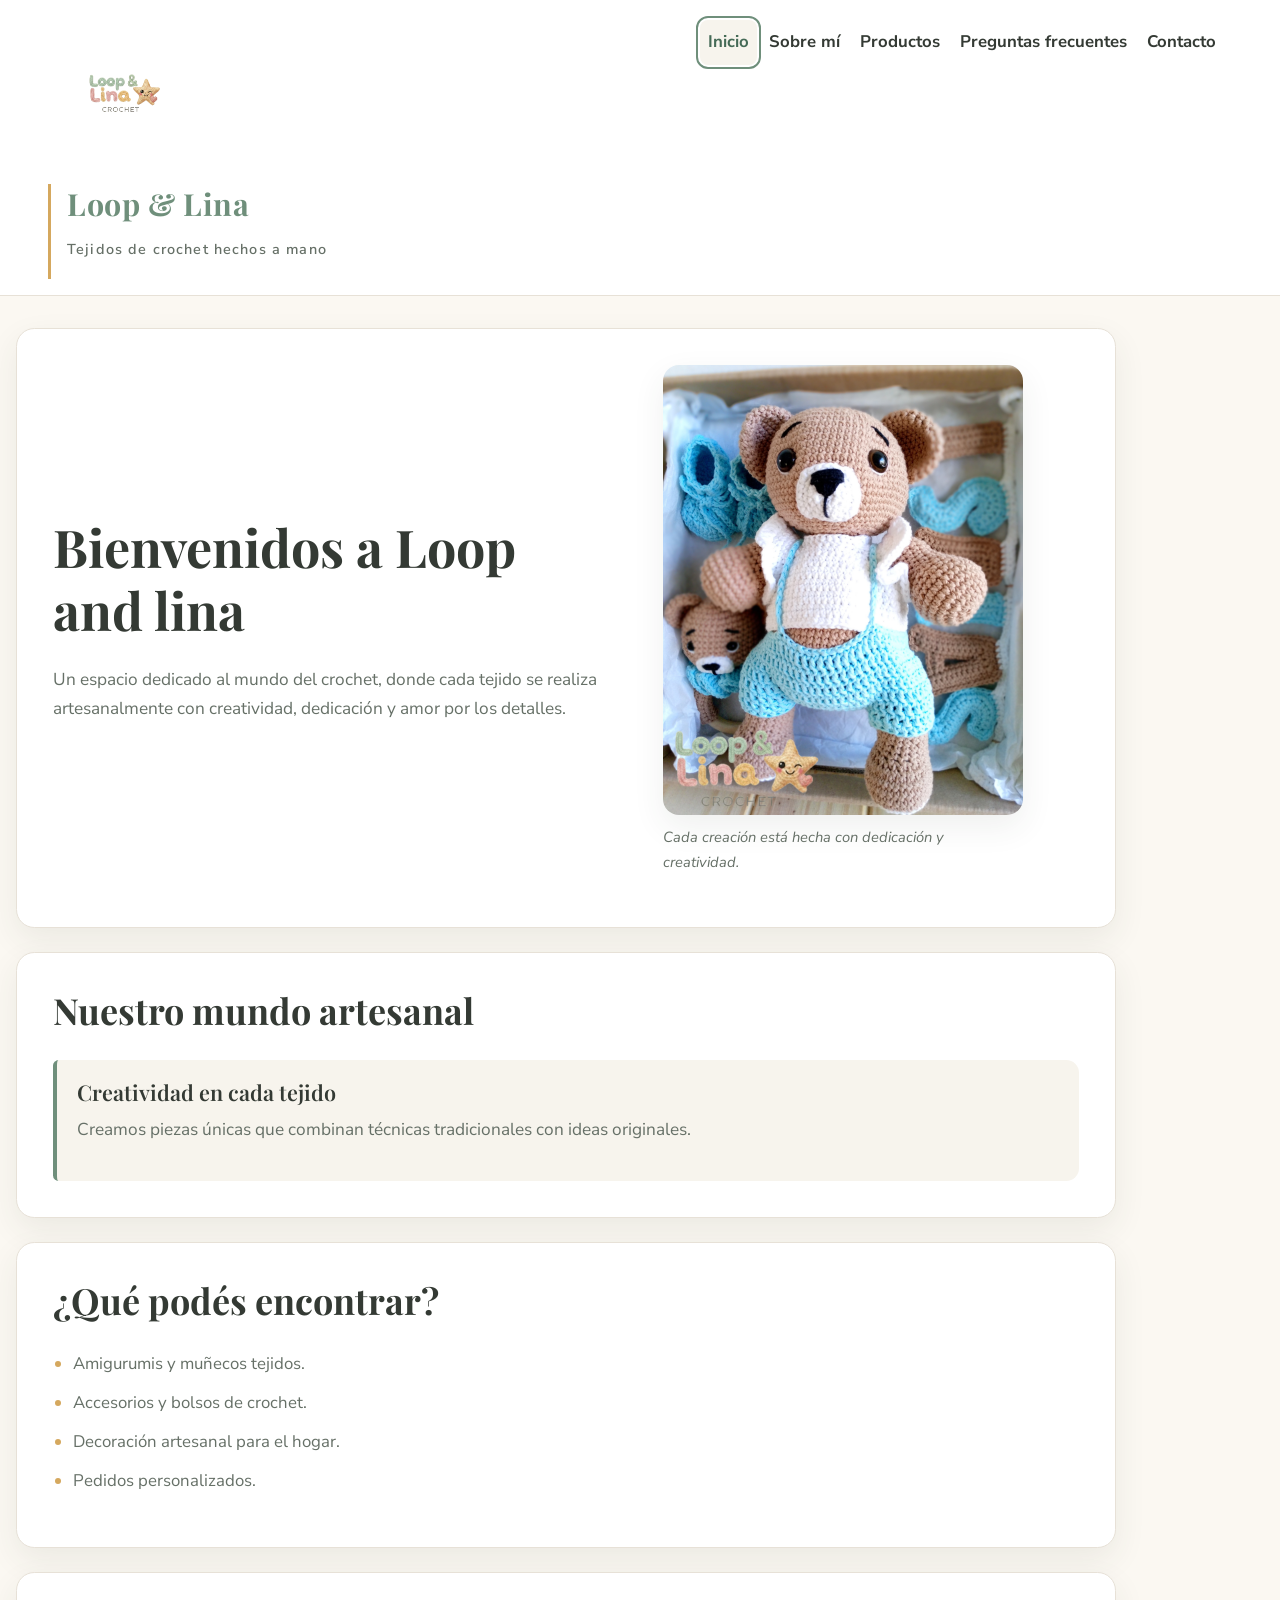
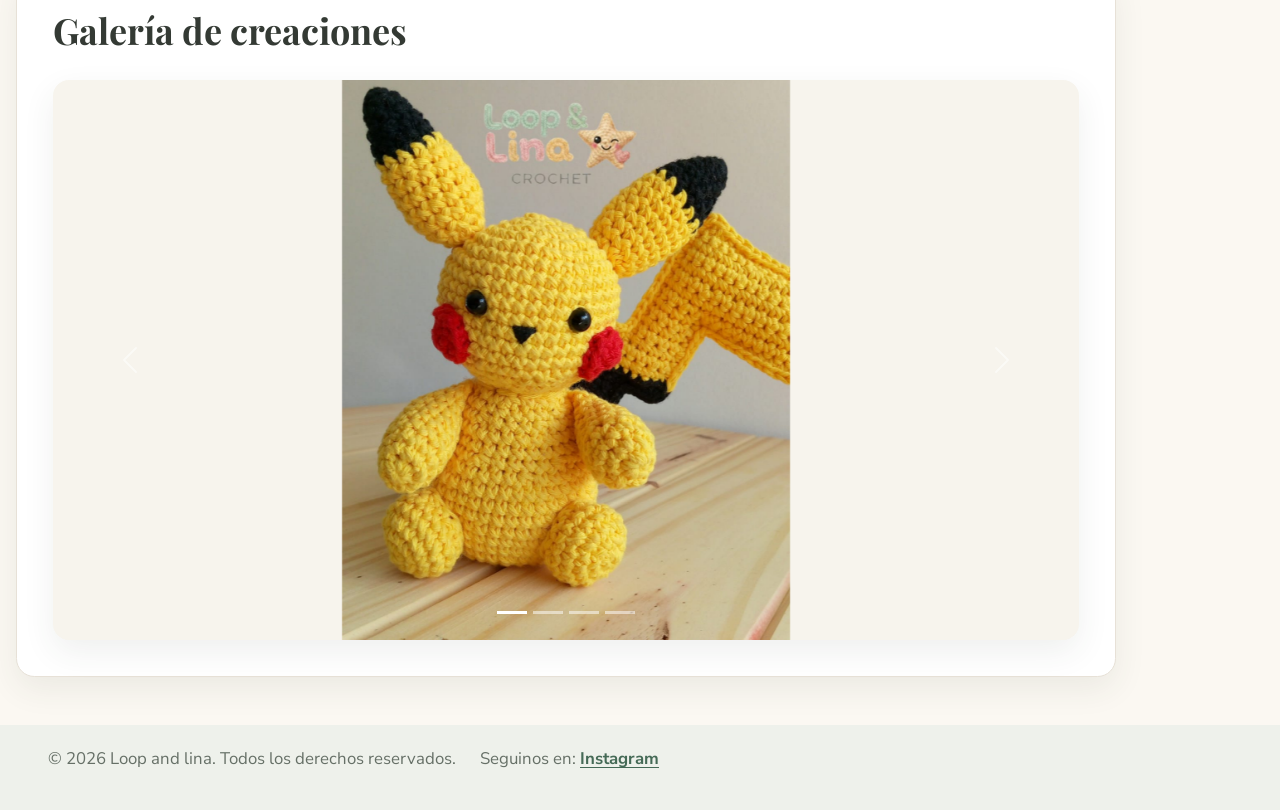
<file: index.html>
<!DOCTYPE html>
<html lang="es">
    <head>
        <meta charset="UTF-8">
        <meta name="viewport" content="width=device-width, initial-scale=1.0">
        <link rel="preconnect" href="https://fonts.googleapis.com">
        <link rel="preconnect" href="https://fonts.gstatic.com" crossorigin>
        <link href="https://fonts.googleapis.com/css2?family=Nunito+Sans:wght@400;500;600;700;800&family=Playfair+Display:wght@600;700&display=swap" rel="stylesheet">
        <link href="https://cdn.jsdelivr.net/npm/bootstrap@5.3.8/dist/css/bootstrap.min.css" rel="stylesheet" integrity="sha384-sRIl4kxILFvY47J16cr9ZwB07vP4J8+LH7qKQnuqkuIAvNWLzeN8tE5YBujZqJLB" crossorigin="anonymous">
        <link rel="stylesheet" href="./styles/styles.css">
        <title>Loop and lina | Tejidos de Crochet</title>
        <link rel="shortcut icon" href="./assets/images/logo-loop-and-lina.png" type="image/x-icon">
    </head>
    <body class="site-body">
        <header class="site-header">
            <nav class="navbar navbar-expand-lg site-navbar" data-bs-theme="light" aria-label="Navegación principal">
    <div class="container-fluid">
        <a class="navbar-brand" href="index.html" aria-label="Ir al inicio">
            <img src="assets/images/logo-loop-and-lina.png" alt="Loop &amp; Lina Crochet" width="150" class="logo">
        </a>
        <button class="navbar-toggler" type="button" data-bs-toggle="collapse" data-bs-target="#loopMainNav" aria-controls="loopMainNav" aria-expanded="false" aria-label="Abrir menú">
            <span class="navbar-toggler-icon"></span>
        </button>
        <div class="collapse navbar-collapse" id="loopMainNav">
            <ul class="navbar-nav ms-auto">                    <li class="nav-item"><a class="nav-link active" href="index.html" aria-current="page">Inicio</a></li>
                    <li class="nav-item"><a class="nav-link" href="pages/sobre-mi.html">Sobre mí</a></li>
                    <li class="nav-item"><a class="nav-link" href="pages/productos.html">Productos</a></li>
                    <li class="nav-item"><a class="nav-link" href="pages/preguntas-frecuentes.html">Preguntas frecuentes</a></li>
                    <li class="nav-item"><a class="nav-link" href="pages/contacto.html">Contacto</a></li>
            </ul>
        </div>
    </div>
</nav>
            <div class="brand-copy">
                <p class="brand-name">Loop &amp; Lina</p>
                <p class="brand-tagline">Tejidos de crochet hechos a mano</p>
            </div>
        </header>

        <main class="site-main">
            <section class="content-section home-hero">
                <div class="hero-copy">
                    <h1 class="page-title">Bienvenidos a Loop and lina</h1>
                    <p>
                        Un espacio dedicado al mundo del crochet, donde cada
                        tejido se realiza artesanalmente con creatividad,
                        dedicación y amor por los detalles.
                    </p>
                </div>
                <figure class="hero-image">
                    <img
                        src="assets/images/osito-crochet.png"
                        alt="Osito tejido a crochet en tonos beige y celeste, junto a otros amigurumis"
                        width="500"
                    >
                    <figcaption>Cada creación está hecha con dedicación y creatividad.</figcaption>
                </figure>
            </section>

            <section class="content-section">
                <h2>Nuestro mundo artesanal</h2>
                <article class="content-card">
                    <h3>Creatividad en cada tejido</h3>
                    <p>
                        Creamos piezas únicas que combinan técnicas
                        tradicionales con ideas originales.
                    </p>
                </article>
            </section>

            <section class="content-section">
                <h2>¿Qué podés encontrar?</h2>
                <ul class="highlight-list">
                    <li>Amigurumis y muñecos tejidos.</li>
                    <li>Accesorios y bolsos de crochet.</li>
                    <li>Decoración artesanal para el hogar.</li>
                    <li>Pedidos personalizados.</li>
                </ul>
            </section>
            <section class="content-section gallery-section">
                <h2>Galería de creaciones</h2>
                <div id="galeriaCrochet" class="carousel slide site-carousel" aria-label="Galería de productos tejidos">
                    <div class="carousel-indicators">
                        <button type="button" data-bs-target="#galeriaCrochet" data-bs-slide-to="0" class="active" aria-current="true" aria-label="Mostrar imagen 1"></button>
                        <button type="button" data-bs-target="#galeriaCrochet" data-bs-slide-to="1" aria-label="Mostrar imagen 2"></button>
                        <button type="button" data-bs-target="#galeriaCrochet" data-bs-slide-to="2" aria-label="Mostrar imagen 3"></button>
                        <button type="button" data-bs-target="#galeriaCrochet" data-bs-slide-to="3" aria-label="Mostrar imagen 4"></button>
                    </div>
                    <div class="carousel-inner">
                        <div class="carousel-item active">
                            <img src="assets/images/pikachu-crochet.jpeg" class="d-block w-100" alt="Amigurumi amarillo inspirado en Pikachu, tejido a crochet">
                        </div>
                        <div class="carousel-item">
                            <img src="assets/images/osito-crochet-detalle.jpg" class="d-block w-100" alt="Primer plano de un osito tejido a crochet en tonos marrones" loading="lazy">
                        </div>
                        <div class="carousel-item">
                            <img src="assets/images/tejido-rosa-con-flor.jpg" class="d-block w-100" alt="Pieza tejida en color rosa con una flor decorativa" loading="lazy">
                        </div>
                        <div class="carousel-item">
                            <img src="assets/images/sonajero-osito.png" class="d-block w-100" alt="Sonajero con un osito tejido y bufanda celeste" loading="lazy">
                        </div>
                    </div>
                    <button class="carousel-control-prev" type="button" data-bs-target="#galeriaCrochet" data-bs-slide="prev" aria-label="Imagen anterior">
                        <span class="carousel-control-prev-icon" aria-hidden="true"></span>
                    </button>
                    <button class="carousel-control-next" type="button" data-bs-target="#galeriaCrochet" data-bs-slide="next" aria-label="Imagen siguiente">
                        <span class="carousel-control-next-icon" aria-hidden="true"></span>
                    </button>
                </div>
            </section>
        </main>

        <footer class="site-footer">
            <p>&copy; 2026 Loop and lina. Todos los derechos reservados.</p>
            <p>Seguinos en: <a href="https://www.instagram.com/loopandlina/?hl=es-la">Instagram</a></p>
        </footer>
    <script src="https://cdn.jsdelivr.net/npm/bootstrap@5.3.8/dist/js/bootstrap.bundle.min.js" integrity="sha384-FKyoEForCGlyvwx9Hj09JcYn3nv7wiPVlz7YYwJrWVcXK/BmnVDxM+D2scQbITxI" crossorigin="anonymous"></script>
    </body>
</html>
</file>
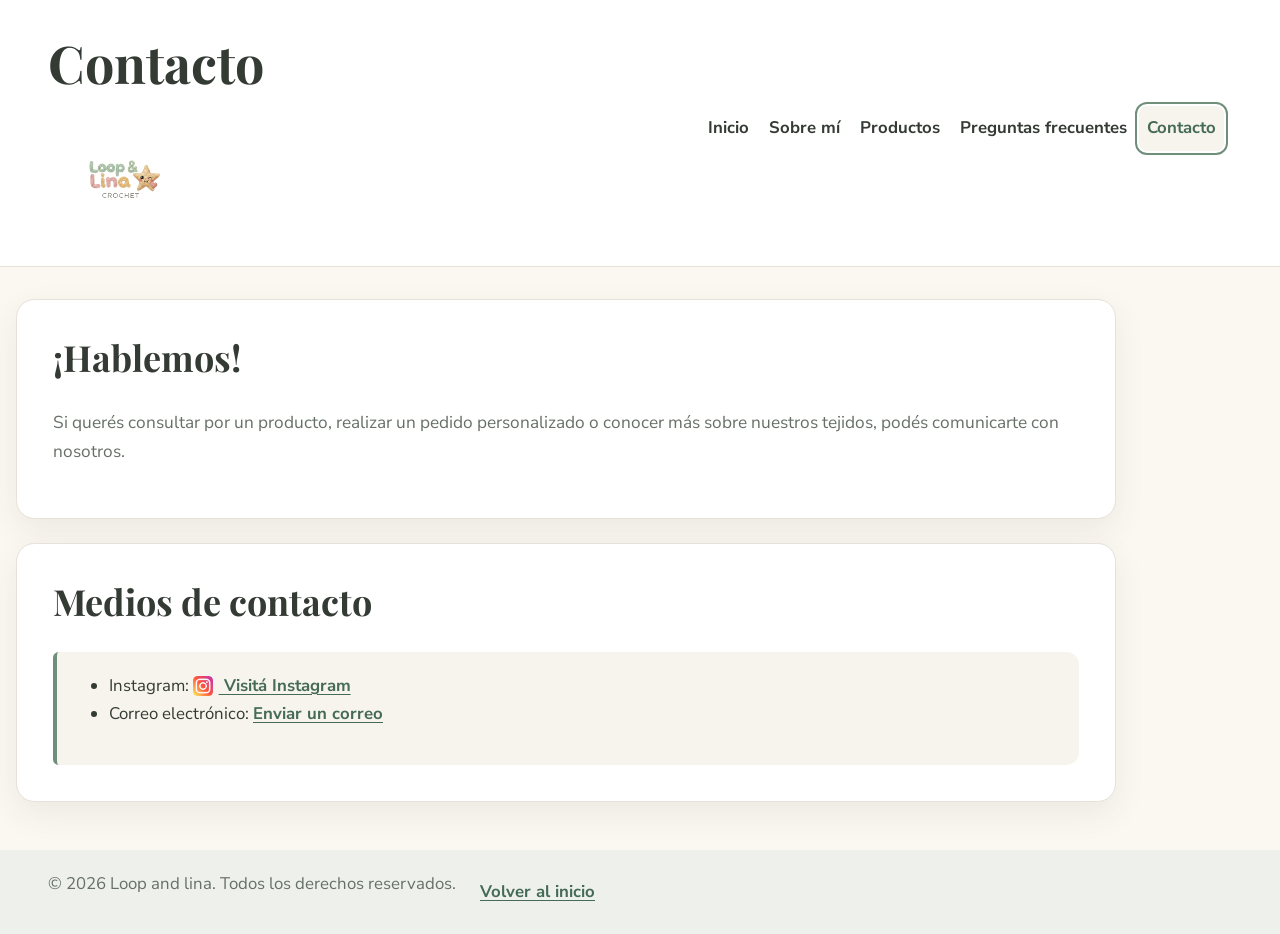
<file: pages/contacto.html>
<!DOCTYPE html>
<html lang="es">
    <head>
        <meta charset="UTF-8">
        <meta name="viewport" content="width=device-width, initial-scale=1.0">
        <link rel="preconnect" href="https://fonts.googleapis.com">
        <link rel="preconnect" href="https://fonts.gstatic.com" crossorigin>
        <link href="https://fonts.googleapis.com/css2?family=Nunito+Sans:wght@400;500;600;700;800&family=Playfair+Display:wght@600;700&display=swap" rel="stylesheet">
        <link href="https://cdn.jsdelivr.net/npm/bootstrap@5.3.8/dist/css/bootstrap.min.css" rel="stylesheet" integrity="sha384-sRIl4kxILFvY47J16cr9ZwB07vP4J8+LH7qKQnuqkuIAvNWLzeN8tE5YBujZqJLB" crossorigin="anonymous">
        <link rel="stylesheet" href="../styles/styles.css">
        <title>Contacto | Loop and lina</title>
        <link rel="shortcut icon" href="../assets/images/logo-loop-and-lina.png" type="image/x-icon">
    </head>
    <body class="site-body">

        <header class="site-header">
<h1 class="page-title">Contacto</h1>
            <nav class="navbar navbar-expand-lg site-navbar" data-bs-theme="light" aria-label="Navegación principal">
    <div class="container-fluid">
        <a class="navbar-brand" href="../index.html" aria-label="Ir al inicio">
            <img src="../assets/images/logo-loop-and-lina.png" alt="Loop &amp; Lina Crochet" width="150" class="logo">
        </a>
        <button class="navbar-toggler" type="button" data-bs-toggle="collapse" data-bs-target="#loopMainNav" aria-controls="loopMainNav" aria-expanded="false" aria-label="Abrir menú">
            <span class="navbar-toggler-icon"></span>
        </button>
        <div class="collapse navbar-collapse" id="loopMainNav">
            <ul class="navbar-nav ms-auto">                    <li class="nav-item"><a class="nav-link" href="../index.html">Inicio</a></li>
                    <li class="nav-item"><a class="nav-link" href="sobre-mi.html">Sobre mí</a></li>
                    <li class="nav-item"><a class="nav-link" href="productos.html">Productos</a></li>
                    <li class="nav-item"><a class="nav-link" href="preguntas-frecuentes.html">Preguntas frecuentes</a></li>
                    <li class="nav-item"><a class="nav-link active" href="contacto.html" aria-current="page">Contacto</a></li>
            </ul>
        </div>
    </div>
</nav>
        </header>

        <main class="site-main">
            <section class="content-section">
                <h2>¡Hablemos!</h2>
                <p>
                    Si querés consultar por un producto, realizar
                    un pedido personalizado o conocer más sobre
                    nuestros tejidos, podés comunicarte con nosotros.
                </p>
            </section>

            <section class="content-section">
                <h2>Medios de contacto</h2>
                <article class="content-card">
                    <ul>
                        <li>
                            Instagram:
                            <a href="https://www.instagram.com/loopandlina/?hl=es-la" target="_blank">
                            <img src="../assets/icons/instagram.png" alt="Logo de Instagram" class="rrss">
                            Visitá Instagram
                            </a>
                        </li>

                        <li>
                            Correo electrónico:
                            <a href="mailto:Diana_Ec.Arg@hotmail.com">
                            Enviar un correo
                            </a>
                        </li>
                    </ul>
                </article>
            </section>
        </main>

        <footer class="site-footer">
            <p>&copy; 2026 Loop and lina. Todos los derechos reservados.</p>
            <a href="../index.html">Volver al inicio</a>
        </footer>

    <script src="https://cdn.jsdelivr.net/npm/bootstrap@5.3.8/dist/js/bootstrap.bundle.min.js" integrity="sha384-FKyoEForCGlyvwx9Hj09JcYn3nv7wiPVlz7YYwJrWVcXK/BmnVDxM+D2scQbITxI" crossorigin="anonymous"></script>
    </body>
</html>
</file>
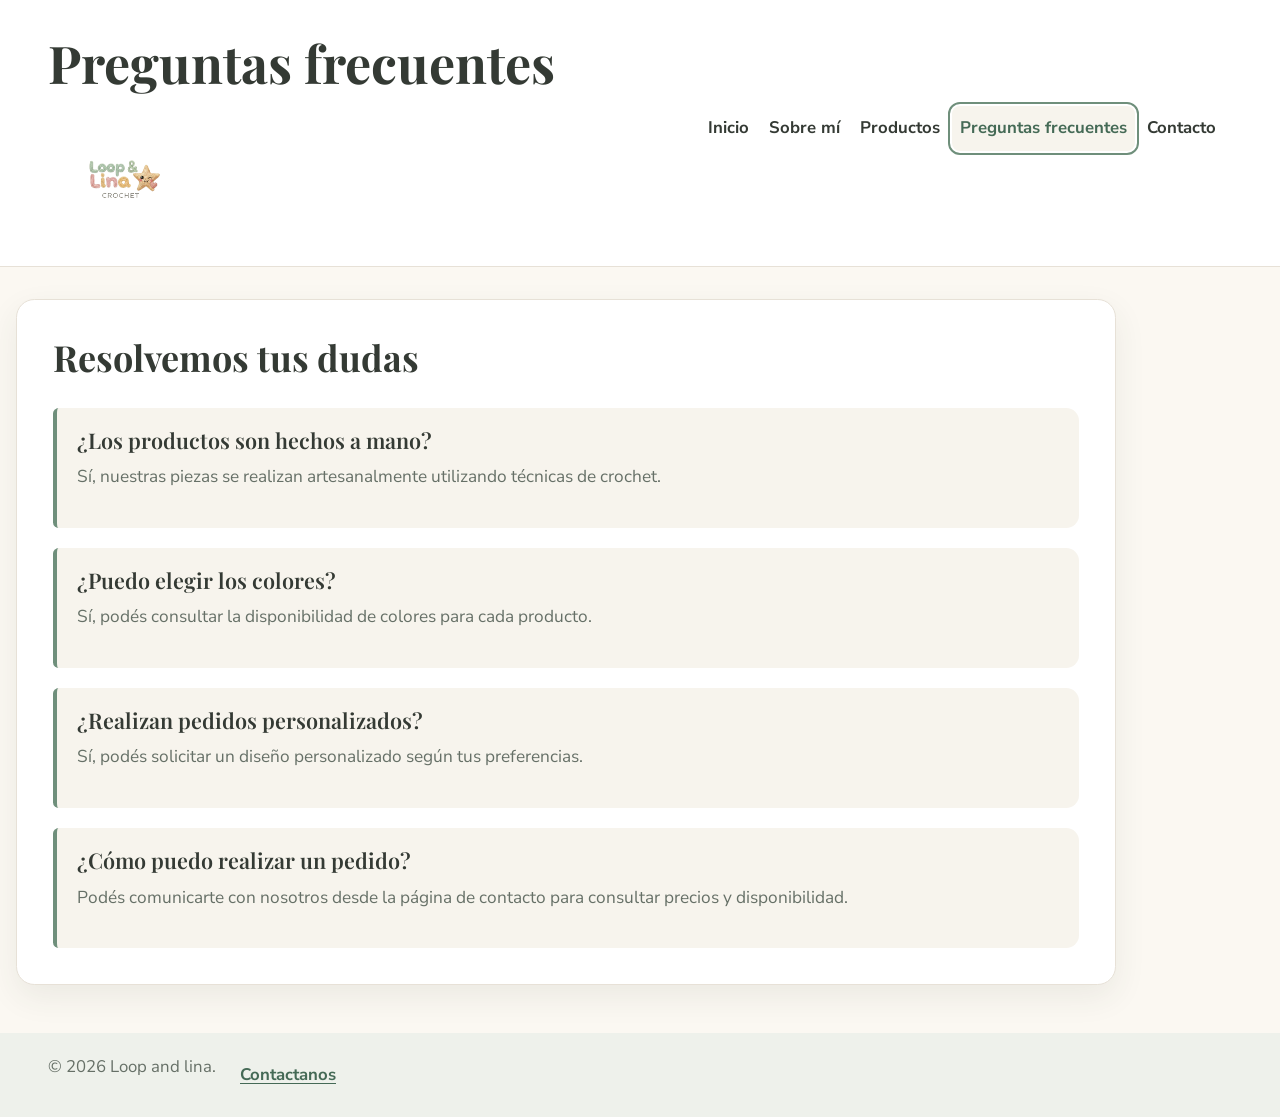
<file: pages/preguntas-frecuentes.html>
<!DOCTYPE html>
<html lang="es">
    <head>
        <meta charset="UTF-8">
        <meta name="viewport" content="width=device-width, initial-scale=1.0">
        <link rel="preconnect" href="https://fonts.googleapis.com">
        <link rel="preconnect" href="https://fonts.gstatic.com" crossorigin>
        <link href="https://fonts.googleapis.com/css2?family=Nunito+Sans:wght@400;500;600;700;800&family=Playfair+Display:wght@600;700&display=swap" rel="stylesheet">
        <link href="https://cdn.jsdelivr.net/npm/bootstrap@5.3.8/dist/css/bootstrap.min.css" rel="stylesheet" integrity="sha384-sRIl4kxILFvY47J16cr9ZwB07vP4J8+LH7qKQnuqkuIAvNWLzeN8tE5YBujZqJLB" crossorigin="anonymous">
        <link rel="stylesheet" href="../styles/styles.css">
        <title>Preguntas frecuentes | Loopandlina</title>
        <link rel="shortcut icon" href="../assets/images/logo-loop-and-lina.png" type="image/x-icon">
    </head>
    <body class="site-body">

        <header class="site-header">
<h1 class="page-title">Preguntas frecuentes</h1>
            <nav class="navbar navbar-expand-lg site-navbar" data-bs-theme="light" aria-label="Navegación principal">
    <div class="container-fluid">
        <a class="navbar-brand" href="../index.html" aria-label="Ir al inicio">
            <img src="../assets/images/logo-loop-and-lina.png" alt="Loop &amp; Lina Crochet" width="150" class="logo">
        </a>
        <button class="navbar-toggler" type="button" data-bs-toggle="collapse" data-bs-target="#loopMainNav" aria-controls="loopMainNav" aria-expanded="false" aria-label="Abrir menú">
            <span class="navbar-toggler-icon"></span>
        </button>
        <div class="collapse navbar-collapse" id="loopMainNav">
            <ul class="navbar-nav ms-auto">                    <li class="nav-item"><a class="nav-link" href="../index.html">Inicio</a></li>
                    <li class="nav-item"><a class="nav-link" href="sobre-mi.html">Sobre mí</a></li>
                    <li class="nav-item"><a class="nav-link" href="productos.html">Productos</a></li>
                    <li class="nav-item"><a class="nav-link active" href="preguntas-frecuentes.html" aria-current="page">Preguntas frecuentes</a></li>
                    <li class="nav-item"><a class="nav-link" href="contacto.html">Contacto</a></li>
            </ul>
        </div>
    </div>
</nav>
        </header>

        <main class="site-main">
            <section class="content-section">
                <h2>Resolvemos tus dudas</h2>

                <article class="content-card">
                    <h3>¿Los productos son hechos a mano?</h3>
                    <p>
                        Sí, nuestras piezas se realizan artesanalmente
                        utilizando técnicas de crochet.
                    </p>
                </article>

                <article class="content-card">
                    <h3>¿Puedo elegir los colores?</h3>
                    <p>
                        Sí, podés consultar la disponibilidad de colores
                        para cada producto.
                    </p>
                </article>

                <article class="content-card">
                    <h3>¿Realizan pedidos personalizados?</h3>
                    <p>
                        Sí, podés solicitar un diseño personalizado
                        según tus preferencias.
                    </p>
                </article>

                <article class="content-card">
                    <h3>¿Cómo puedo realizar un pedido?</h3>
                    <p>
                        Podés comunicarte con nosotros desde la página
                        de contacto para consultar precios y disponibilidad.
                    </p>
                </article>
            </section>
        </main>

        <footer class="site-footer">
            <p>&copy; 2026 Loop and lina.</p>
            <a href="contacto.html">Contactanos</a>
        </footer>

    <script src="https://cdn.jsdelivr.net/npm/bootstrap@5.3.8/dist/js/bootstrap.bundle.min.js" integrity="sha384-FKyoEForCGlyvwx9Hj09JcYn3nv7wiPVlz7YYwJrWVcXK/BmnVDxM+D2scQbITxI" crossorigin="anonymous"></script>
    </body>
</html>
</file>
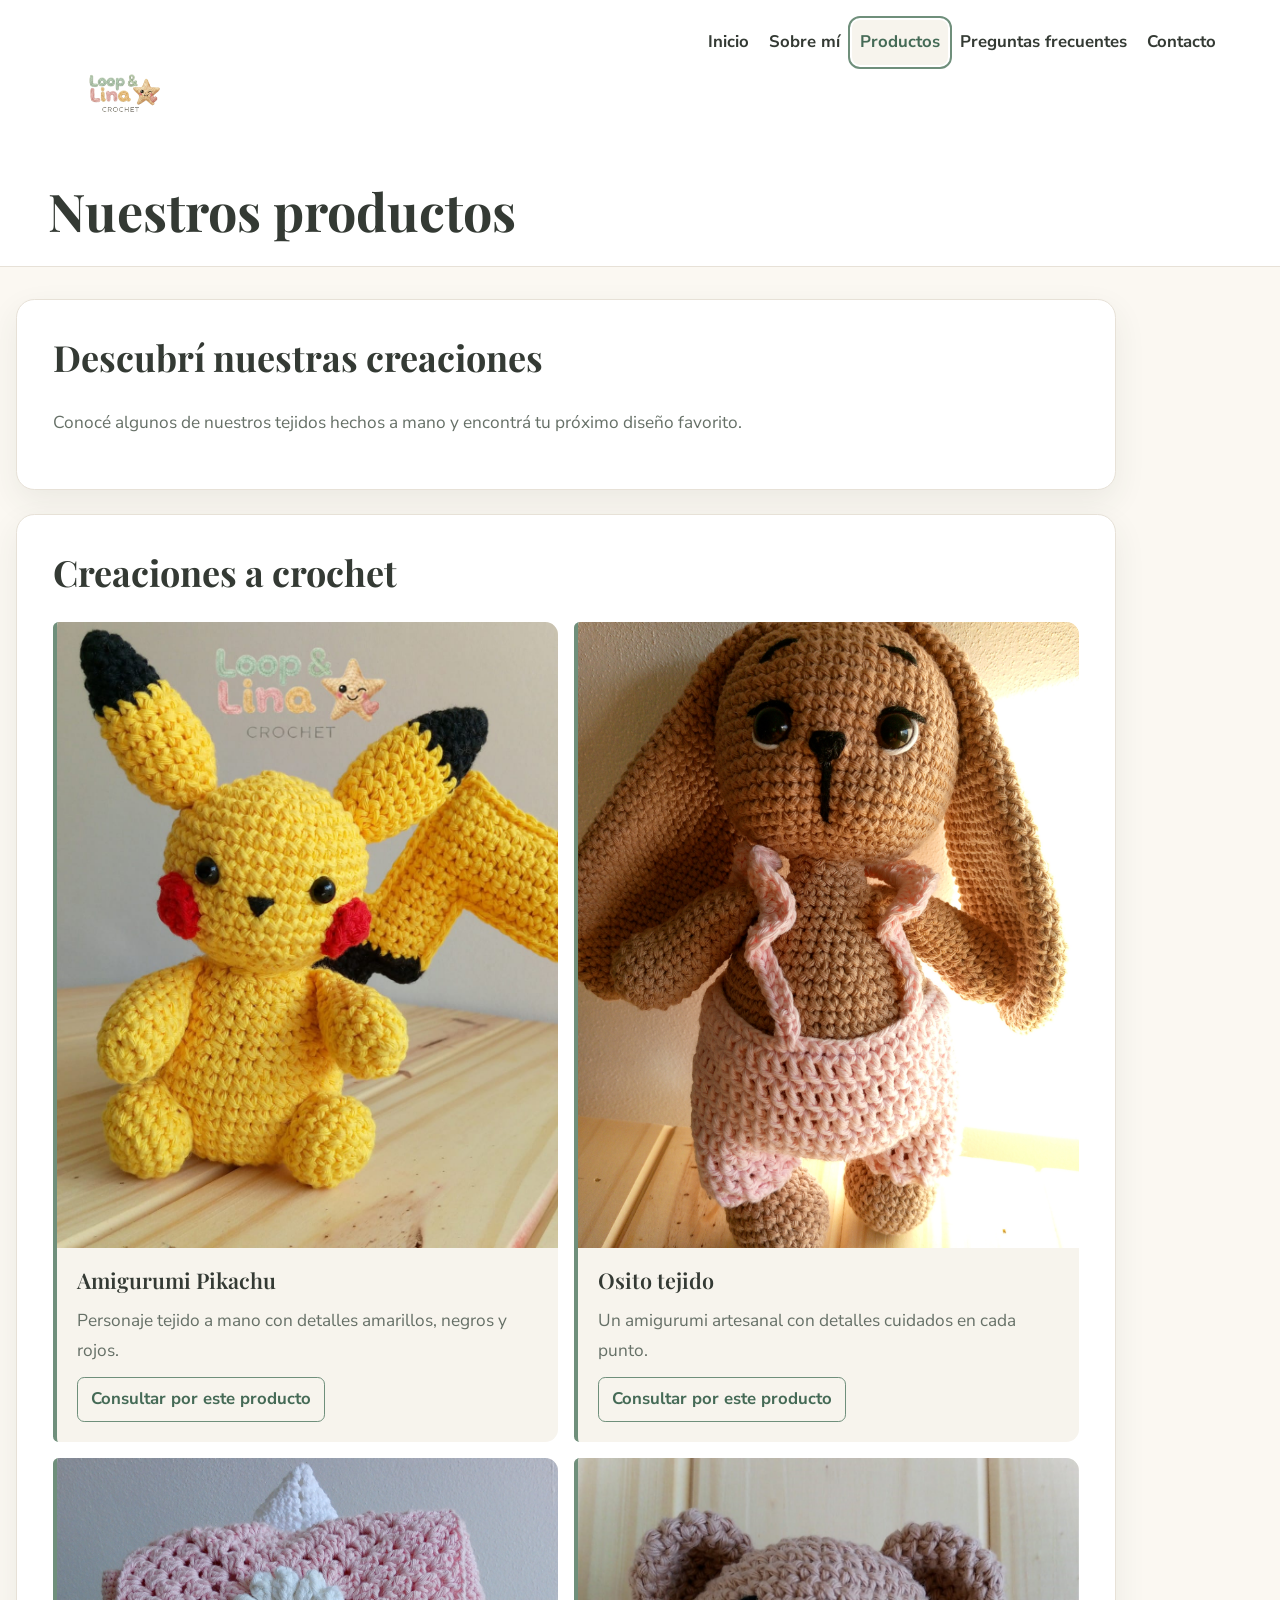
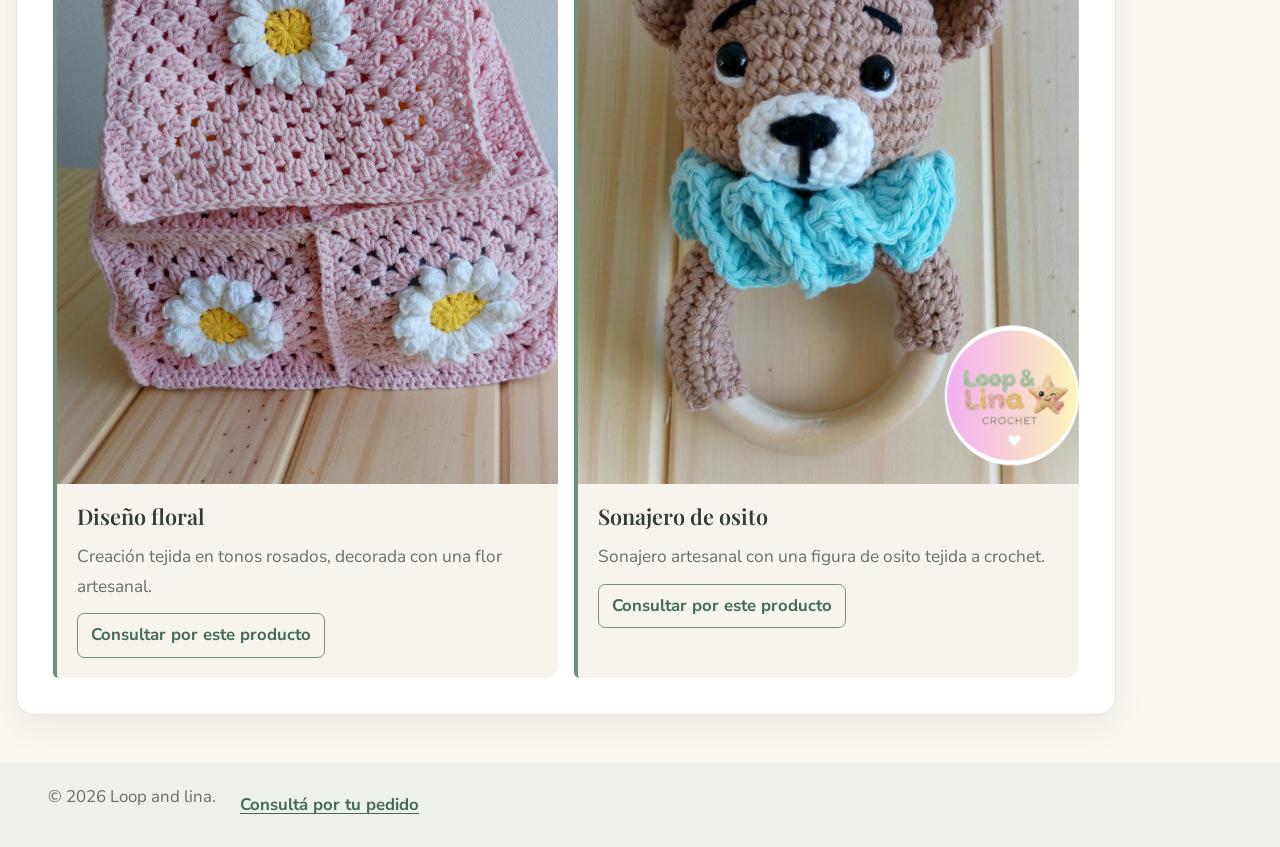
<file: pages/productos.html>
<!DOCTYPE html>
<html lang="es">
    <head>
        <meta charset="UTF-8">
        <meta name="viewport" content="width=device-width, initial-scale=1.0">
        <link rel="preconnect" href="https://fonts.googleapis.com">
        <link rel="preconnect" href="https://fonts.gstatic.com" crossorigin>
        <link href="https://fonts.googleapis.com/css2?family=Nunito+Sans:wght@400;500;600;700;800&family=Playfair+Display:wght@600;700&display=swap" rel="stylesheet">
        <link href="https://cdn.jsdelivr.net/npm/bootstrap@5.3.8/dist/css/bootstrap.min.css" rel="stylesheet" integrity="sha384-sRIl4kxILFvY47J16cr9ZwB07vP4J8+LH7qKQnuqkuIAvNWLzeN8tE5YBujZqJLB" crossorigin="anonymous">
        <link rel="stylesheet" href="../styles/styles.css">
        <title>Productos | Loop and lina</title>
        <link rel="shortcut icon" href="../assets/images/logo-loop-and-lina.png" type="image/x-icon">
    </head>
    <body class="site-body">
        <header class="site-header">
            <nav class="navbar navbar-expand-lg site-navbar" data-bs-theme="light" aria-label="Navegación principal">
    <div class="container-fluid">
        <a class="navbar-brand" href="../index.html" aria-label="Ir al inicio">
            <img src="../assets/images/logo-loop-and-lina.png" alt="Loop &amp; Lina Crochet" width="150" class="logo">
        </a>
        <button class="navbar-toggler" type="button" data-bs-toggle="collapse" data-bs-target="#loopMainNav" aria-controls="loopMainNav" aria-expanded="false" aria-label="Abrir menú">
            <span class="navbar-toggler-icon"></span>
        </button>
        <div class="collapse navbar-collapse" id="loopMainNav">
            <ul class="navbar-nav ms-auto">                    <li class="nav-item"><a class="nav-link" href="../index.html">Inicio</a></li>
                    <li class="nav-item"><a class="nav-link" href="sobre-mi.html">Sobre mí</a></li>
                    <li class="nav-item"><a class="nav-link active" href="productos.html" aria-current="page">Productos</a></li>
                    <li class="nav-item"><a class="nav-link" href="preguntas-frecuentes.html">Preguntas frecuentes</a></li>
                    <li class="nav-item"><a class="nav-link" href="contacto.html">Contacto</a></li>
            </ul>
        </div>
    </div>
</nav>
            <h1 class="page-title">Nuestros productos</h1>
        </header>

        <main class="site-main">
            <section class="content-section">
                <h2>Descubrí nuestras creaciones</h2>
                <p>
                    Conocé algunos de nuestros tejidos hechos a mano y encontrá tu próximo diseño favorito.
                </p>
            </section>

                        <section class="content-section">
                <h2>Creaciones a crochet</h2>
                <div class="product-grid">
                    <article class="card content-card gallery-card product-pikachu">
                        <img class="card-img-top product-card-image" src="../assets/images/pikachu-crochet.jpeg" alt="Amigurumi amarillo inspirado en Pikachu, tejido a crochet" loading="lazy">
                        <div class="card-body">
                            <h3 class="card-title">Amigurumi Pikachu</h3>
                            <p class="card-text">Personaje tejido a mano con detalles amarillos, negros y rojos.</p>
                            <a class="gallery-cta" href="contacto.html">Consultar por este producto</a>
                        </div>
                    </article>
                    <article class="card content-card gallery-card product-osito">
                        <img class="card-img-top product-card-image" src="../assets/images/osito-crochet-detalle.jpg" alt="Primer plano de un osito tejido a crochet en tonos marrones" loading="lazy">
                        <div class="card-body">
                            <h3 class="card-title">Osito tejido</h3>
                            <p class="card-text">Un amigurumi artesanal con detalles cuidados en cada punto.</p>
                            <a class="gallery-cta" href="contacto.html">Consultar por este producto</a>
                        </div>
                    </article>
                    <article class="card content-card gallery-card product-floral">
                        <img class="card-img-top product-card-image" src="../assets/images/tejido-rosa-con-flor.jpg" alt="Pieza tejida en color rosa con una flor decorativa blanca y amarilla" loading="lazy">
                        <div class="card-body">
                            <h3 class="card-title">Diseño floral</h3>
                            <p class="card-text">Creación tejida en tonos rosados, decorada con una flor artesanal.</p>
                            <a class="gallery-cta" href="contacto.html">Consultar por este producto</a>
                        </div>
                    </article>
                    <article class="card content-card gallery-card product-sonajero">
                        <img class="card-img-top product-card-image" src="../assets/images/sonajero-osito.png" alt="Sonajero con un osito tejido y bufanda celeste" loading="lazy">
                        <div class="card-body">
                            <h3 class="card-title">Sonajero de osito</h3>
                            <p class="card-text">Sonajero artesanal con una figura de osito tejida a crochet.</p>
                            <a class="gallery-cta" href="contacto.html">Consultar por este producto</a>
                        </div>
                    </article>
                </div>
            </section>
        </main>

        <footer class="site-footer">
            <p>&copy; 2026 Loop and lina.</p>
            <a href="contacto.html">Consultá por tu pedido</a>
        </footer>
    <script src="https://cdn.jsdelivr.net/npm/bootstrap@5.3.8/dist/js/bootstrap.bundle.min.js" integrity="sha384-FKyoEForCGlyvwx9Hj09JcYn3nv7wiPVlz7YYwJrWVcXK/BmnVDxM+D2scQbITxI" crossorigin="anonymous"></script>
    </body>
</html>
</file>
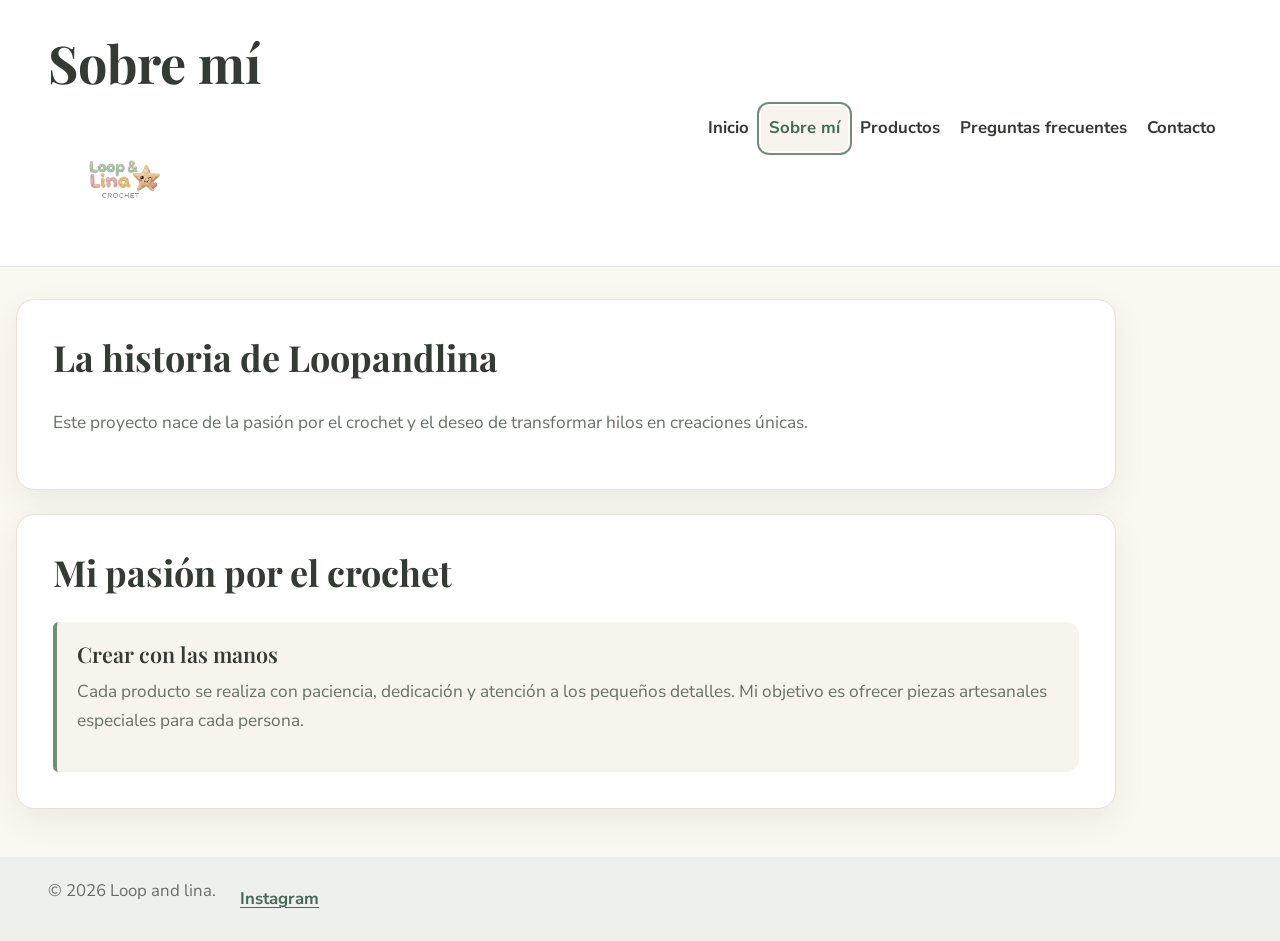
<file: pages/sobre mi.html>
<!DOCTYPE html>
<html lang="es">
    <head>
        <meta charset="UTF-8">
        <meta name="viewport" content="width=device-width, initial-scale=1.0">
        <link rel="preconnect" href="https://fonts.googleapis.com">
        <link rel="preconnect" href="https://fonts.gstatic.com" crossorigin>
        <link href="https://fonts.googleapis.com/css2?family=Nunito+Sans:wght@400;500;600;700;800&family=Playfair+Display:wght@600;700&display=swap" rel="stylesheet">
        <link href="https://cdn.jsdelivr.net/npm/bootstrap@5.3.8/dist/css/bootstrap.min.css" rel="stylesheet" integrity="sha384-sRIl4kxILFvY47J16cr9ZwB07vP4J8+LH7qKQnuqkuIAvNWLzeN8tE5YBujZqJLB" crossorigin="anonymous">
        <link rel="stylesheet" href="../styles/styles.css">
        <title>Sobre mí | Loop and lina</title>
        <link rel="shortcut icon" href="../assets/logo-loop-and-lina.png" type="image/x-icon">
    </head>
    <body class="site-body">

        <header class="site-header">
<h1 class="page-title">Sobre mí</h1>
            <nav class="navbar navbar-expand-lg site-navbar" data-bs-theme="light" aria-label="Navegación principal">
    <div class="container-fluid">
        <a class="navbar-brand" href="../index.html" aria-label="Ir al inicio">
            <img src="../images/logo-loop-and-lina.png" alt="Loop &amp; Lina Crochet" width="150" class="logo">
        </a>
        <button class="navbar-toggler" type="button" data-bs-toggle="collapse" data-bs-target="#loopMainNav" aria-controls="loopMainNav" aria-expanded="false" aria-label="Abrir menú">
            <span class="navbar-toggler-icon"></span>
        </button>
        <div class="collapse navbar-collapse" id="loopMainNav">
            <ul class="navbar-nav ms-auto">                    <li class="nav-item"><a class="nav-link" href="../index.html">Inicio</a></li>
                    <li class="nav-item"><a class="nav-link active" href="sobre mi.html" aria-current="page">Sobre mí</a></li>
                    <li class="nav-item"><a class="nav-link" href="productos.html">Productos</a></li>
                    <li class="nav-item"><a class="nav-link" href="preguntas-frecuentes.html">Preguntas frecuentes</a></li>
                    <li class="nav-item"><a class="nav-link" href="contacto.html">Contacto</a></li>
            </ul>
        </div>
    </div>
</nav>
        </header>

        <main class="site-main">
            <section class="content-section">
                <h2>La historia de Loopandlina</h2>
                <p>
                    Este proyecto nace de la pasión por el crochet y
                    el deseo de transformar hilos en creaciones únicas.
                </p>
            </section>

            <section class="content-section">
                <h2>Mi pasión por el crochet</h2>
                <article class="content-card">
                    <h3>Crear con las manos</h3>
                    <p>
                        Cada producto se realiza con paciencia,
                        dedicación y atención a los pequeños detalles.
                        Mi objetivo es ofrecer piezas artesanales
                        especiales para cada persona.
                    </p>
                </article>
            </section>
        </main>

        <footer class="site-footer">
            <p>&copy; 2026 Loop and lina.</p>
            <a href="https://www.instagram.com/loopandlina/?hl=es-la">Instagram</a>
        </footer>

    <script src="https://cdn.jsdelivr.net/npm/bootstrap@5.3.8/dist/js/bootstrap.bundle.min.js" integrity="sha384-FKyoEForCGlyvwx9Hj09JcYn3nv7wiPVlz7YYwJrWVcXK/BmnVDxM+D2scQbITxI" crossorigin="anonymous"></script>
    </body>
</html>
</file>
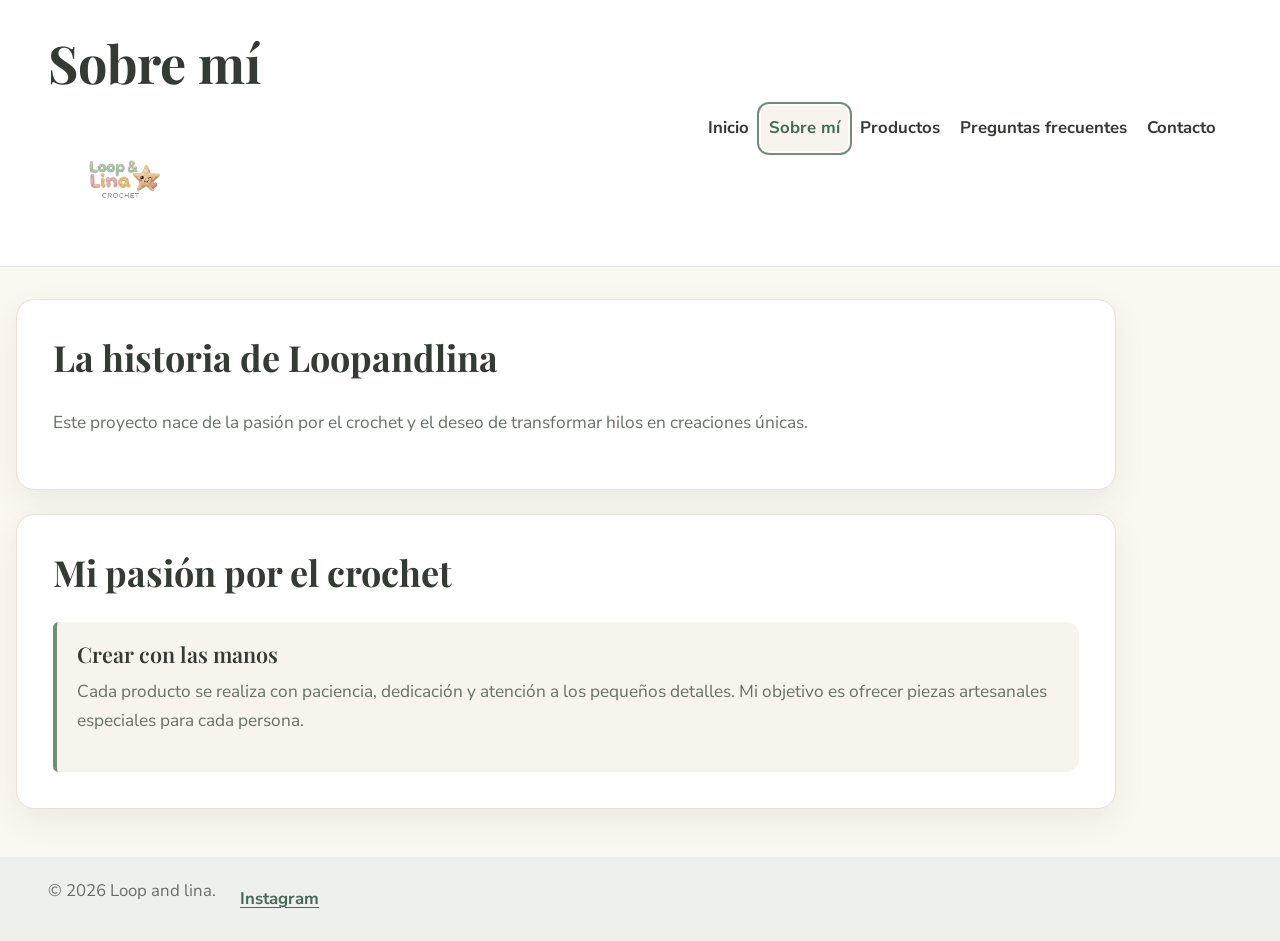
<file: pages/sobre-mi.html>
<!DOCTYPE html>
<html lang="es">
    <head>
        <meta charset="UTF-8">
        <meta name="viewport" content="width=device-width, initial-scale=1.0">
        <link rel="preconnect" href="https://fonts.googleapis.com">
        <link rel="preconnect" href="https://fonts.gstatic.com" crossorigin>
        <link href="https://fonts.googleapis.com/css2?family=Nunito+Sans:wght@400;500;600;700;800&family=Playfair+Display:wght@600;700&display=swap" rel="stylesheet">
        <link href="https://cdn.jsdelivr.net/npm/bootstrap@5.3.8/dist/css/bootstrap.min.css" rel="stylesheet" integrity="sha384-sRIl4kxILFvY47J16cr9ZwB07vP4J8+LH7qKQnuqkuIAvNWLzeN8tE5YBujZqJLB" crossorigin="anonymous">
        <link rel="stylesheet" href="../styles/styles.css">
        <title>Sobre mí | Loop and lina</title>
        <link rel="shortcut icon" href="../assets/images/logo-loop-and-lina.png" type="image/x-icon">
    </head>
    <body class="site-body">

        <header class="site-header">
<h1 class="page-title">Sobre mí</h1>
            <nav class="navbar navbar-expand-lg site-navbar" data-bs-theme="light" aria-label="Navegación principal">
    <div class="container-fluid">
        <a class="navbar-brand" href="../index.html" aria-label="Ir al inicio">
            <img src="../assets/images/logo-loop-and-lina.png" alt="Loop &amp; Lina Crochet" width="150" class="logo">
        </a>
        <button class="navbar-toggler" type="button" data-bs-toggle="collapse" data-bs-target="#loopMainNav" aria-controls="loopMainNav" aria-expanded="false" aria-label="Abrir menú">
            <span class="navbar-toggler-icon"></span>
        </button>
        <div class="collapse navbar-collapse" id="loopMainNav">
            <ul class="navbar-nav ms-auto">                    <li class="nav-item"><a class="nav-link" href="../index.html">Inicio</a></li>
                    <li class="nav-item"><a class="nav-link active" href="sobre-mi.html" aria-current="page">Sobre mí</a></li>
                    <li class="nav-item"><a class="nav-link" href="productos.html">Productos</a></li>
                    <li class="nav-item"><a class="nav-link" href="preguntas-frecuentes.html">Preguntas frecuentes</a></li>
                    <li class="nav-item"><a class="nav-link" href="contacto.html">Contacto</a></li>
            </ul>
        </div>
    </div>
</nav>
        </header>

        <main class="site-main">
            <section class="content-section">
                <h2>La historia de Loopandlina</h2>
                <p>
                    Este proyecto nace de la pasión por el crochet y
                    el deseo de transformar hilos en creaciones únicas.
                </p>
            </section>

            <section class="content-section">
                <h2>Mi pasión por el crochet</h2>
                <article class="content-card">
                    <h3>Crear con las manos</h3>
                    <p>
                        Cada producto se realiza con paciencia,
                        dedicación y atención a los pequeños detalles.
                        Mi objetivo es ofrecer piezas artesanales
                        especiales para cada persona.
                    </p>
                </article>
            </section>
        </main>

        <footer class="site-footer">
            <p>&copy; 2026 Loop and lina.</p>
            <a href="https://www.instagram.com/loopandlina/?hl=es-la">Instagram</a>
        </footer>

    <script src="https://cdn.jsdelivr.net/npm/bootstrap@5.3.8/dist/js/bootstrap.bundle.min.js" integrity="sha384-FKyoEForCGlyvwx9Hj09JcYn3nv7wiPVlz7YYwJrWVcXK/BmnVDxM+D2scQbITxI" crossorigin="anonymous"></script>
    </body>
</html>
</file>
<file: styles/styles.css>
* {
  margin: 0;
  padding: 0;
}

/* Box sizing universal */

*,
*::before,
*::after {
  box-sizing: border-box;
}

/* Paleta y tipografía */
:root {
  --color-primary: #6F8F7B;
  --color-secondary: #E8C9C1;
  --color-accent: #D5A85E;
  --color-ink: #343A34;
  --color-muted: #667067;
  --color-background: #FBF8F2;
  --color-surface: #FFFFFF;
  --color-border: #E7E1D7;
  --shadow-soft: 0 12px 32px rgba(52, 58, 52, 0.08);
}

/* Estilos generales */
.site-body {
  min-height: 100vh;
  background: var(--color-background);
  color: var(--color-ink);
  font-family: 'Nunito Sans', Arial, sans-serif;
  font-size: 1.05rem;
  line-height: 1.7;
}

.site-body a {
  color: #456A56;
  font-weight: 700;
  text-decoration-thickness: 1px;
  text-underline-offset: 0.2em;
}

.site-body a:hover,
.site-body a:focus-visible {
  color: #8B5E50;
}

/* Encabezado y navbar Bootstrap */
.site-header {
  padding: 1rem clamp(1rem, 4vw, 3rem);
  background: var(--color-surface);
  border-bottom: 1px solid var(--color-border);
}

.site-header .logo {
  display: block;
  width: min(130px, 28vw);
  height: auto;
}

.site-navbar {
  padding: 0.25rem 0;
  background: var(--color-surface);
}

.site-navbar .container-fluid {
  align-items: flex-start;
  padding-right: 0.5rem;
  padding-left: 0.5rem;
}

.site-navbar .navbar-brand {
  margin-right: 1rem;
}

.site-navbar .nav-link {
  padding: 0.5rem 0.75rem;
  color: var(--color-ink);
  border-radius: 0.5rem;
  transition: color 0.2s ease, background-color 0.2s ease, outline-color 0.2s ease;
}

.site-navbar .navbar-nav {
  align-items: flex-start;
  gap: 0.25rem;
  margin-left: auto;
}

.site-navbar .navbar-collapse {
  align-self: flex-start;
  justify-content: flex-end;
}

.site-navbar .navbar-toggler {
  padding: 0.35rem 0.65rem;
  transition: background-color 0.2s ease, border-color 0.2s ease, box-shadow 0.2s ease, transform 0.2s ease;
}

.site-navbar .navbar-toggler:hover,
.site-navbar .navbar-toggler:focus {
  border-color: var(--color-primary);
  box-shadow: 0 0 0 0.15rem rgba(111, 143, 123, 0.25);
}

.site-navbar .navbar-toggler:active {
  background-color: #F7F4ED;
  transform: scale(0.97);
}

.site-header > .page-title {
  margin-top: 1rem;
}

/* Firma de marca en la portada */
.brand-copy {
  margin-top: 1.25rem;
  padding: 0.15rem 0 0.15rem 1rem;
  border-left: 3px solid var(--color-accent);
}

.brand-name {
  color: var(--color-primary);
  font-family: 'Playfair Display', Georgia, serif;
  font-size: clamp(1.45rem, 3vw, 1.9rem);
  font-weight: 700;
  letter-spacing: 0.02em;
  line-height: 1.2;
}

.brand-tagline {
  margin-top: 0.25rem;
  color: var(--color-muted);
  font-size: 0.9rem;
  font-weight: 600;
  letter-spacing: 0.08em;
  line-height: 1.5;
}

/* Contenido y box model */
.site-main {
  width: min(calc(100% - 2rem), 1100px);
  margin: 2rem 1rem;
}

.content-section {
  display: flex;
  flex-direction: column;
  gap: 1.25rem;
  margin-bottom: 1.5rem;
  padding: clamp(20px, 4vw, 36px);
  background: var(--color-surface);
  border: 1px solid var(--color-border);
  border-radius: 1.15rem;
  box-shadow: var(--shadow-soft);
}

.page-title,
.content-section h2,
.content-card h3 {
  color: var(--color-ink);
  font-family: 'Playfair Display', Georgia, serif;
  line-height: 1.2;
}

.page-title {
  font-size: clamp(2.25rem, 5vw, 3.25rem);
  font-weight: 700;
}

.content-section h2 {
  font-size: clamp(1.65rem, 3.5vw, 2.25rem);
  font-weight: 700;
}

.content-card h3 {
  margin-bottom: 0.55rem;
  font-size: 1.35rem;
  font-weight: 600;
}

.content-section p,
.content-card p {
  color: var(--color-muted);
  font-size: 1.08rem;
}

/* Portada en CSS Grid */
.home-hero {
  display: grid;
  grid-template-areas:
    "copy"
    "image";
  grid-template-columns: minmax(0, 1fr);
  align-items: center;
  gap: 1.5rem;
}

.hero-copy {
  display: flex;
  grid-area: copy;
  min-width: 0;
  flex-direction: column;
  gap: 1rem;
}

.hero-image {
  grid-area: image;
  width: min(100%, 420px);
}

.hero-image img {
  display: block;
  width: 100%;
  height: auto;
  border-radius: 1rem;
  box-shadow: var(--shadow-soft);
}

.hero-image figcaption {
  margin-top: 0.65rem;
  color: var(--color-muted);
  font-size: 0.92rem;
  font-style: italic;
}

.highlight-list {
  display: flex;
  flex-direction: column;
  gap: 0.65rem;
  padding-left: 1.25rem;
  color: var(--color-muted);
}

.highlight-list li::marker {
  color: var(--color-accent);
}

.product-grid {
  display: grid;
  grid-template-areas:
    "pikachu"
    "osito"
    "floral"
    "sonajero";
  grid-template-columns: minmax(0, 1fr);
  gap: 1rem;
}

.product-pikachu {
  grid-area: pikachu;
}

.product-osito {
  grid-area: osito;
}

.product-floral {
  grid-area: floral;
}

.product-sonajero {
  grid-area: sonajero;
}

.content-card {
  min-width: 0;
  padding: 20px;
  background: #F7F4ED;
  border-left: 4px solid var(--color-primary);
  border-radius: 0.35rem 0.8rem 0.8rem 0.35rem;
}

.content-card.card {
  padding: 0;
  overflow: hidden;
  border: 0;
  border-left: 4px solid var(--color-primary);
  background: #F7F4ED;
}

.content-card .card-body {
  display: flex;
  flex-direction: column;
  gap: 0.75rem;
  padding: 1.25rem;
}

.content-card .card-body h3 {
  margin-bottom: 0;
}

.content-card .card-body p {
  margin-bottom: 0;
}

.product-card-image {
  display: block;
  width: 100%;
  aspect-ratio: 4 / 5;
  margin: 0;
  border-radius: 0;
  object-fit: cover;
}

/* Pie de página e íconos */
.site-footer {
  display: flex;
  flex-wrap: wrap;
  align-items: center;
  gap: 0.5rem 1.5rem;
  margin-top: 3rem;
  padding: 20px clamp(1rem, 4vw, 3rem);
  background: #EEF1EB;
  color: var(--color-muted);
}

.rrss {
  width: 20px;
  height: 20px;
  margin-right: 0.35rem;
  object-fit: contain;
  vertical-align: middle;
}

/* Adaptación a pantallas pequeñas */
@media (max-width: 760px) {
  .hero-image {
    width: min(100%, 420px);
  }
}

@media (max-width: 480px) {
  .site-main {
    width: calc(100% - 1rem);
    margin: 1rem 0.5rem;
  }

  .content-section {
    border-radius: 0.85rem;
  }
}
/* Grilla de escritorio para la portada */
@media (min-width: 1024px) {
  .home-hero {
    grid-template-areas: "copy image";
    grid-template-columns: minmax(0, 1.15fr) minmax(0, 0.85fr);
    gap: clamp(1.5rem, 4vw, 3rem);
  }

  .hero-image {
    width: min(100%, 360px);
  }
}
/* Grilla de productos en escritorio */
@media (min-width: 1024px) {
  .product-grid {
    grid-template-areas:
      "pikachu osito"
      "floral sonajero";
    grid-template-columns: repeat(2, minmax(0, 1fr));
  }
}
/* Componentes y estados interactivos Bootstrap */
.site-navbar .nav-link:hover,
.site-navbar .nav-link:focus,
.site-navbar .nav-link.active {
  color: #456A56;
  background-color: #F7F4ED;
  outline: 2px solid var(--color-primary);
  outline-offset: 2px;
}

.site-navbar .nav-link:active {
  color: #8B5E50;
  background-color: var(--color-secondary);
}

.gallery-section {
  gap: 1.25rem;
}

.site-carousel {
  overflow: hidden;
  border-radius: 1rem;
  background: #F7F4ED;
  box-shadow: var(--shadow-soft);
}

.site-carousel .carousel-item img {
  display: block;
  width: 100%;
  height: clamp(280px, 55vw, 560px);
  object-fit: contain;
}

.site-carousel .carousel-indicators {
  margin: 0 15% 1rem;
}

.site-carousel .carousel-indicators button {
  margin-right: 3px;
  margin-left: 3px;
  padding: 0;
}

.site-carousel .carousel-control-prev,
.site-carousel .carousel-control-next {
  transition: opacity 0.2s ease, transform 0.2s ease, outline-color 0.2s ease;
}

.site-carousel .carousel-control-prev:hover,
.site-carousel .carousel-control-next:hover {
  opacity: 0.72;
}

.site-carousel .carousel-control-prev:focus,
.site-carousel .carousel-control-next:focus {
  outline: 2px solid var(--color-primary);
  outline-offset: -4px;
}

.site-carousel .carousel-control-prev:active,
.site-carousel .carousel-control-next:active {
  transform: scale(0.96);
}

.gallery-card {
  transition: transform 0.2s ease, box-shadow 0.2s ease, outline-color 0.2s ease;
}

.gallery-card:hover,
.gallery-card:focus-within {
  transform: translateY(-3px);
  box-shadow: var(--shadow-soft);
}

.gallery-card:active {
  transform: scale(0.99);
}

.gallery-cta {
  align-self: flex-start;
  display: inline-block;
  padding: 0.45rem 0.8rem;
  border: 1px solid var(--color-primary);
  border-radius: 0.45rem;
  color: #456A56;
  text-decoration: none;
  transition: color 0.2s ease, background-color 0.2s ease, transform 0.2s ease;
}

.gallery-cta:hover,
.gallery-cta:focus {
  color: #FFFFFF;
  background: var(--color-primary);
  outline: 2px solid var(--color-primary);
  outline-offset: 2px;
}

.gallery-cta:active {
  background: #456A56;
  transform: scale(0.98);
}

@media (max-width: 991.98px) {
  .site-navbar .navbar-nav {
    align-items: flex-end;
    margin-left: 0;
    padding-top: 0.5rem;
    text-align: right;
  }
}
</file>
